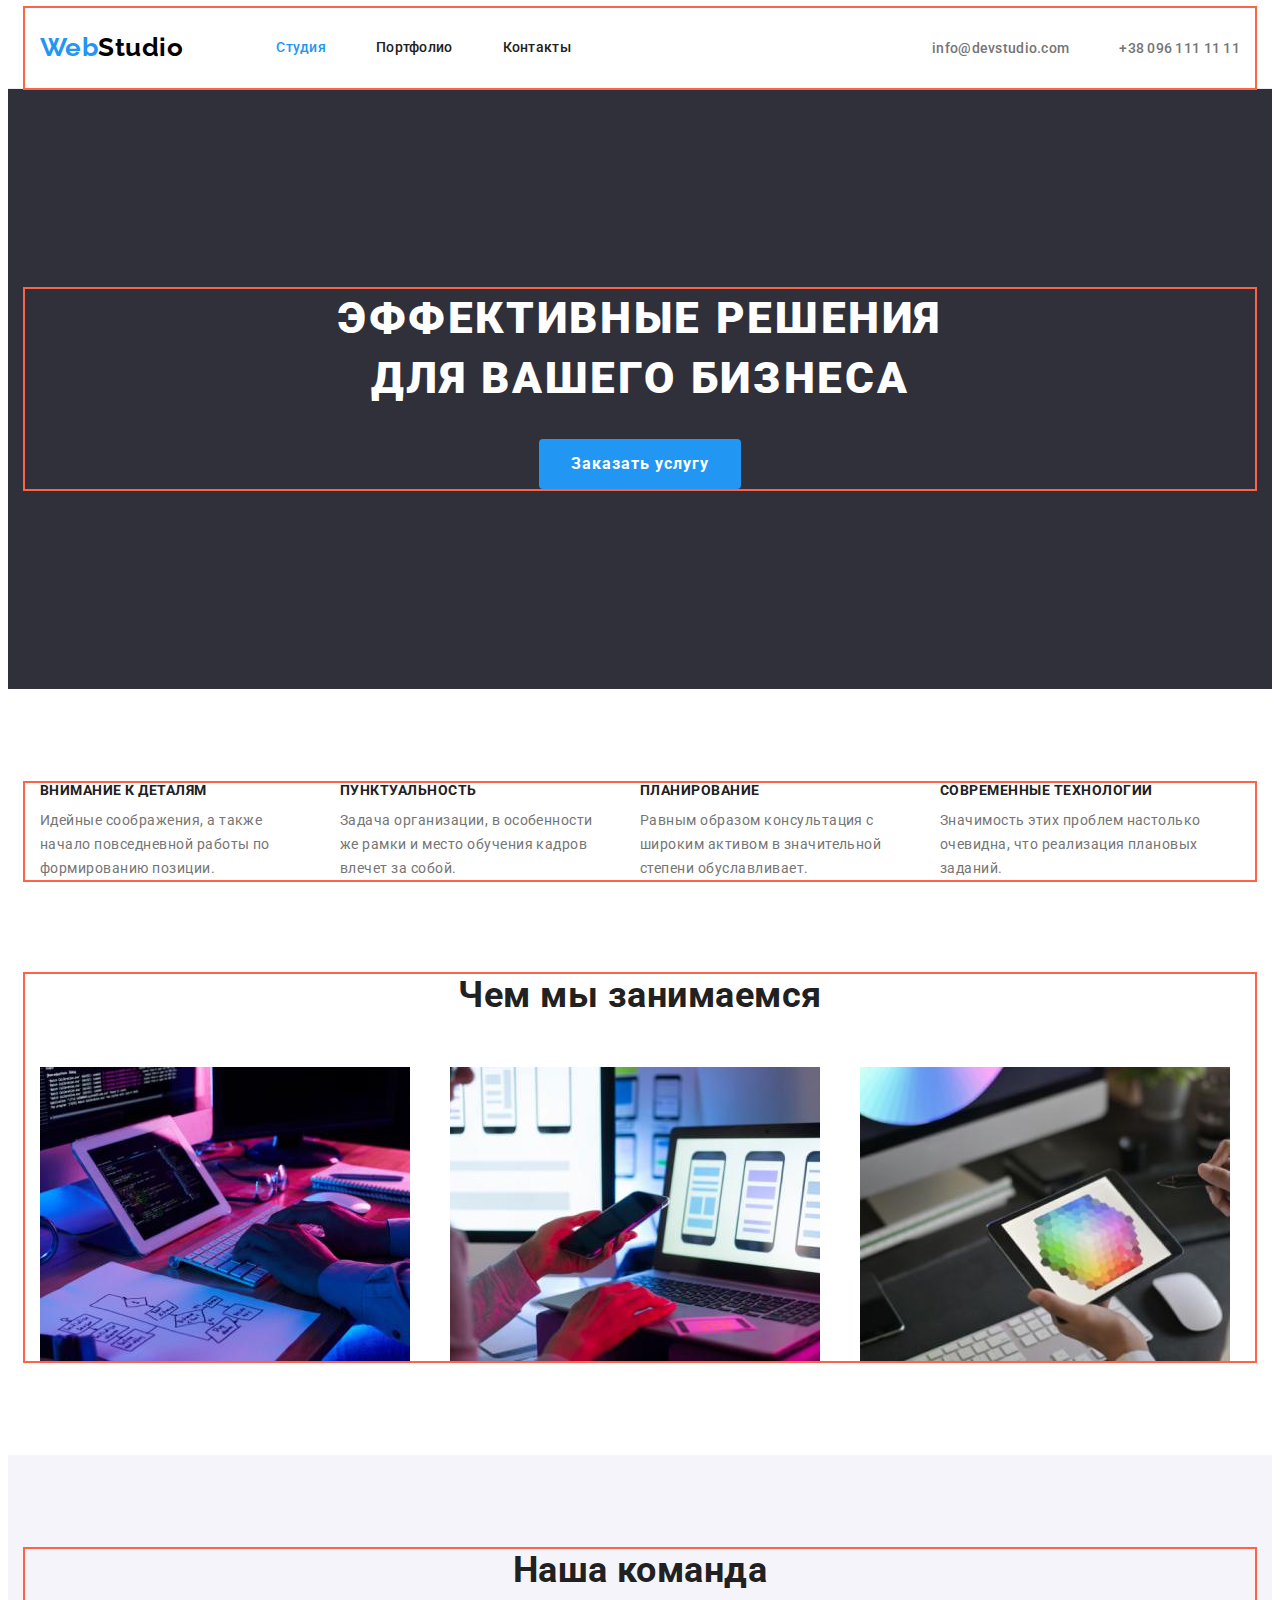
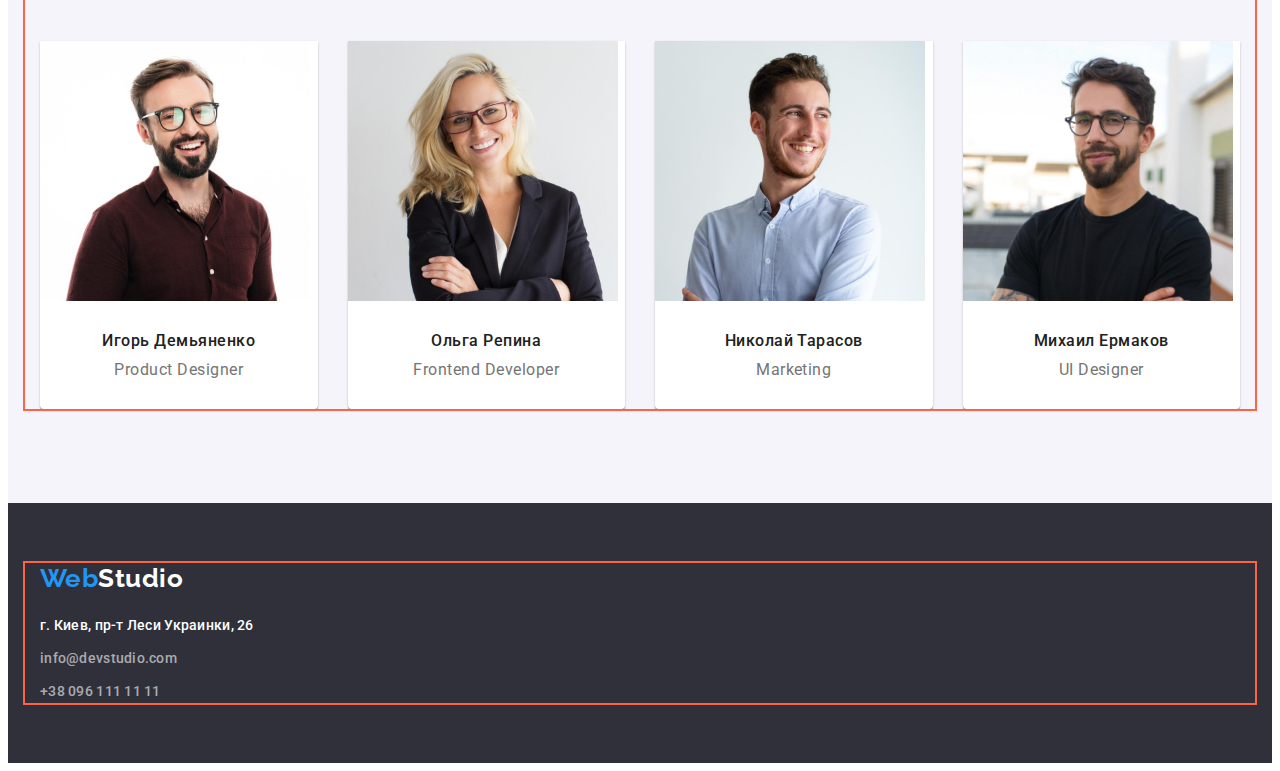
<file: index.html>
<!DOCTYPE html>
<html lang="ru">

<head>
    <meta charset="UTF-8">
    <meta http-equiv="X-UA-Compatible" content="IE=edge">
    <meta name="viewport" content="width=device-width, initial-scale=1.0">
    <title>Студия</title>
    <link rel="preconnect" href="https://fonts.gstatic.com">
    <link href="https://fonts.googleapis.com/css2?family=Raleway:wght@700&family=Roboto:wght@400;500;700;900&display=swap"
          rel="stylesheet">
    <link rel="stylesheet" href="https://cdnjs.cloudflare.com/ajax/libs/modern-normalize/1.0.0/modern-normalize.min.css"
        integrity="sha512-ISS7cAi1PEhQ8jnbJpJZMd29NlhNj4AWYyLOSp2CE/CsHxTCu+r+t0D2yoJudVrd0/8fTVPUVDzY5Tvli75u/g=="
        crossorigin="anonymous" />
    <link rel="stylesheet" href="./css/styles.css">
</head>

<body>

    <!--Шапка сайта-->

    <header class="header">
        <div class="container border-header">
        <nav class="site-nav">
            <a href="./index.html" class="logo accent">Web<span class="logo-title">Studio</span></a>
            <ul class="list navigation">
                <li class="item"><a href="" class="link current">Студия</a></li>
                <li class="item"><a href="./portfolio.html" class="link">Портфолио</a></li>
                <li class="item"><a href="" class="link">Контакты</a></li>
            </ul>
        </nav>
        
        <ul class="site-nav list">
            <li class="item"><a href="mailto:info@devstudio.com" class="contact link">info@devstudio.com</a></li>
            <li class="item"><a href="tel:+380961111111" class="contact link">+38 096 111 11 11</a></li>
        </ul>
        </div>
    </header>

    <main>
        <!--Герой-->
        <section class="hero">
            <div class="container">
              <h1 class="hero-title">Эффективные решения <br> для вашего бизнеса</h1>
              <button type="button" class="button primary">Заказать услугу</button>
            </div>
        </section>

        <!--Особенности-->
        <section class="section about">
            <div class="container">
            <h2  class="title visually-hidden">Наши особенности</h2>
            <ul class="features list">
                <li class="item-about">
                    <h3 class="features-title">Внимание к деталям</h3>
                    <p class="features text">Идейные соображения, а также начало повседневной работы по формированию позиции.</p>
                </li>
                <li class="item-about">
                    <h3 class="features-title">Пунктуальность</h3>
                    <p class="features text">Задача организации, в особенности же рамки и место обучения кадров влечет за собой.</p>
                </li>
                <li class="item-about">
                    <h3 class="features-title">Планирование</h3>
                    <p class="features text">Равным образом консультация с широким активом в значительной степени обуславливает.</p>
                </li>
                <li class="item-about">
                    <h3 class="features-title">Современные технологии</h3>
                    <p class="features text">Значимость этих проблем настолько очевидна, что реализация плановых заданий.</p>
                </li>
            </ul>
            </div>
        </section>

        <!--Чем занимаемся-->
        <section class="section work">
            <div class="container">
            <h2 class="title centered">Чем мы занимаемся</h2>
            <ul class="list work-card">
                <li class="item-work"><img src="./images/about/about-img-1.jpg" alt="программист работает за столом в офисе"
                        width="370" height="294"></li>
                <li class="item-work"><img src="./images/about/about-img-2.jpg"
                        alt="веб-дизайнер разработчик приложений для смартфонов рабочий интерфейс мобильные телефоны"
                        width="370" height="294"></li>
                <li class="item-work"><img src="./images/about/about-img-3.jpg"
                        alt="креативный веб-дизайнер с рабочим выбором цвета графическим планшетом" width="370"
                        height="294"></li>
            </ul>
            </div>
        </section>

        <!--Команда-->
        <section class="section team">
            <div class="container">
            <h2 class="title centered">Наша команда</h2>
            <ul class="list team-location">
                <li class="location"><img class="team-card" src="./images/team/team-card-1-img.jpg" alt="фото члена команды игоря демьяненко"
                        width="270">
                    <div class="container-title-team">
                        <h3 class="description team-title">Игорь Демьяненко</h3>
                        <p lang="en" class="description team-text">Product Designer</p>
                    </div>
                </li>
                <li class="location"><img class="team-card" src="./images/team/team-card-2-img.jpg" alt="фото члена команды ольги репиной" width="270">
                    <div class="container-title-team">
                        <h3 class="description team-title">Ольга Репина</h3>
                        <p lang="en" class="description team-text">Frontend Developer</p>
                    </div>
                </li>
                <li class="location"><img class="team-card" src="./images/team/team-card-3-img.jpg" alt="фото члена команды николая тарасова"
                        width="270">
                    <div class="container-title-team">
                        <h3 class="description team-title">Николай Тарасов</h3>
                        <p lang="en" class="description team-text">Marketing</p>
                    </div>
                </li>
                <li class="location"><img class="team-card" src="./images/team/team-card-4-img.jpg" alt="фото члена команды михаила ермакова"
                        width="270">
                    <div class="container-title-team">
                        <h3 class="description team-title">Михаил Ермаков</h3>
                        <p lang="en" class="description team-text">UI Designer</p>
                    </div>
                </li>
            </ul>
            </div>
        </section>
    </main>

    <!--Футер-->
    <footer class="footer">
        <div class="container">
        <a href="" class="logo accent">Web<span class="logo-title">Studio</span></a>
        <address class="address-contacts">
            <ul class="list contacts">
                <li class="item-address"><a href="https://goo.gl/maps/BCXKGSPmEop6mJhy6" target="_blank" rel="noreferrer noopener" class="address link">г. Киев,
                        пр-т Леси Украинки,
                        26</a></li>
                <li class="item-address"><a href="mailto:info@devstudio.com" class="contact link item">info@devstudio.com</a></li>
                <li class="item-address"><a href="tel:+380961111111" class="contact link">+38 096 111 11 11</a></li>
            </ul>
        </address>
        </div>
    </footer>

</body>

</html>


<!--  -->
</file>
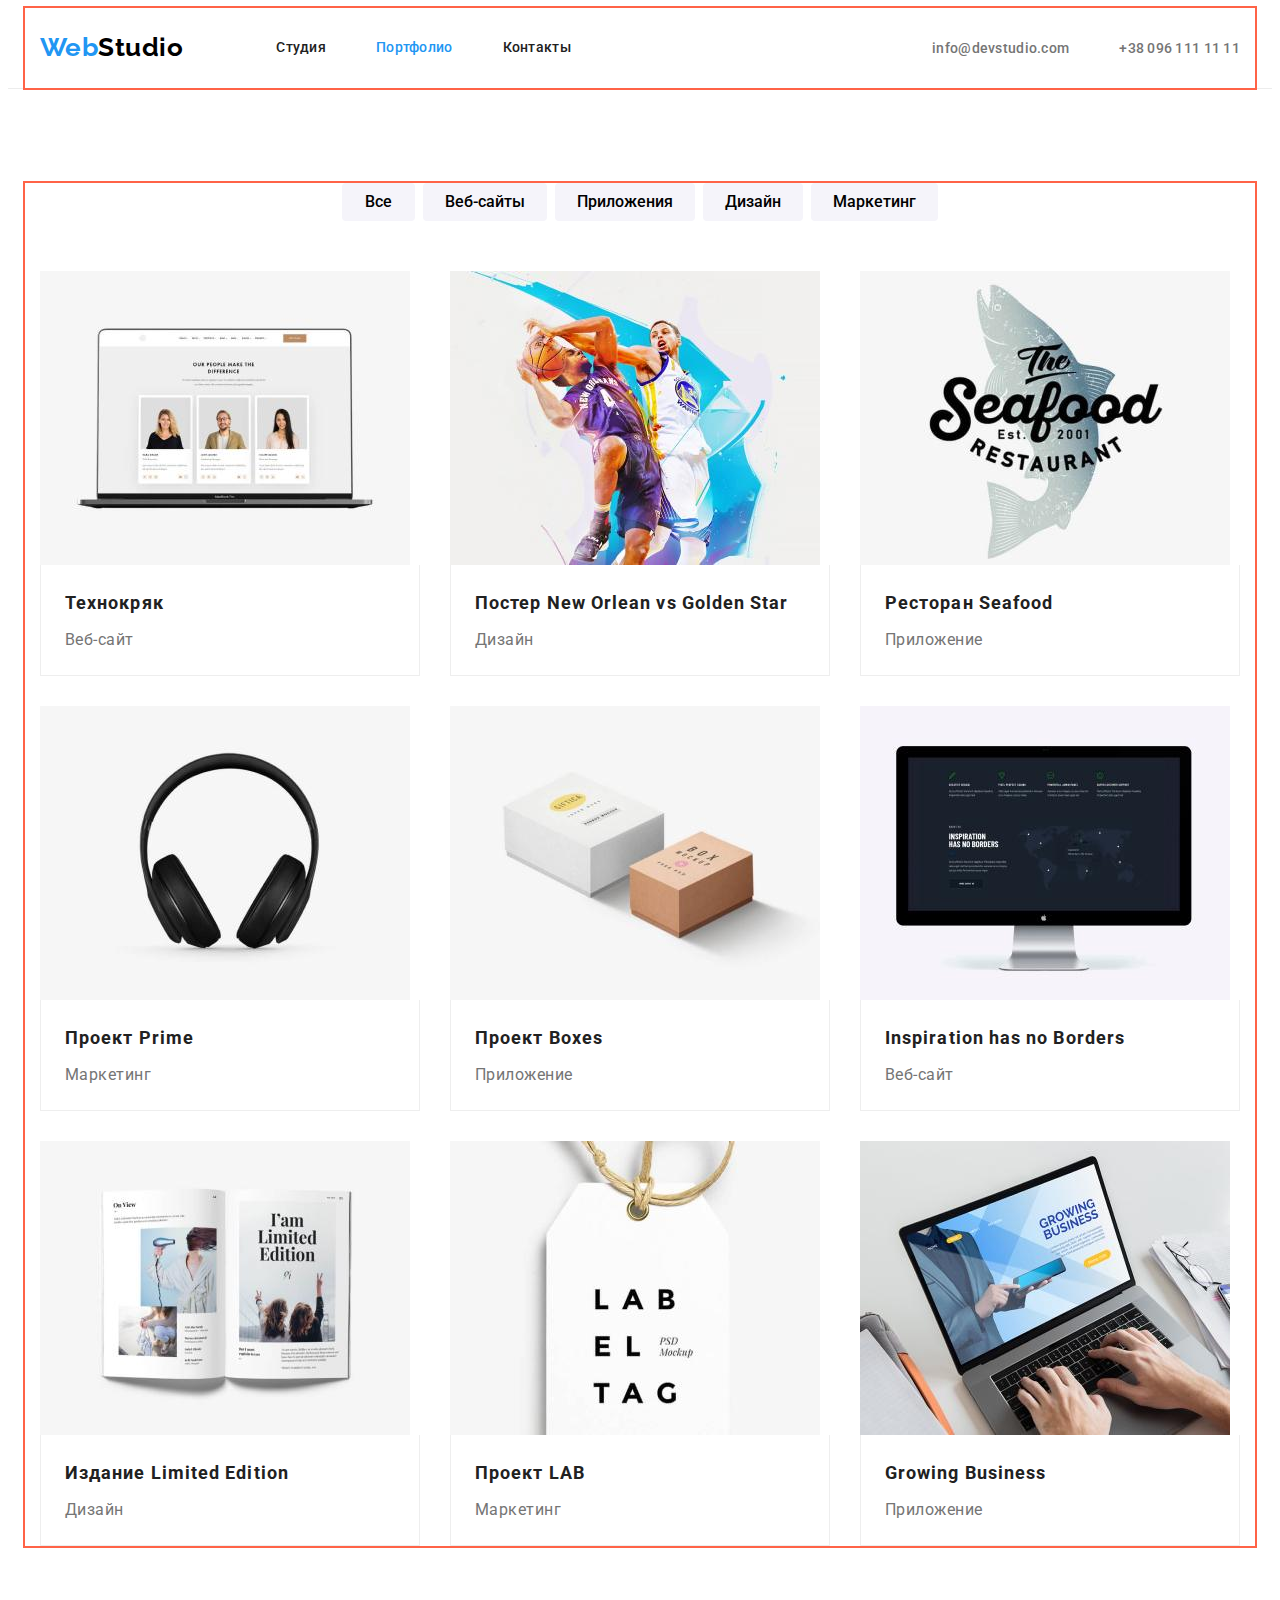
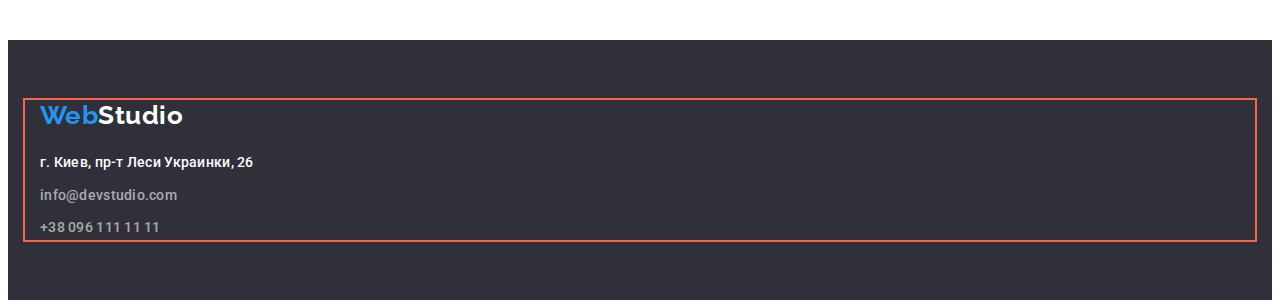
<file: portfolio.html>
<!DOCTYPE html>
<html lang="ru">
<head>
    <meta charset="UTF-8">
    <meta http-equiv="X-UA-Compatible" content="IE=edge">
    <meta name="viewport" content="width=device-width, initial-scale=1.0">
    <title>Портфолио</title>
    <link rel="preconnect" href="https://fonts.gstatic.com">
    <link href="https://fonts.googleapis.com/css2?family=Raleway:wght@700&family=Roboto:wght@400;500;700;900&display=swap"
          rel="stylesheet">
    <link rel="stylesheet" href="https://cdnjs.cloudflare.com/ajax/libs/modern-normalize/1.0.0/modern-normalize.min.css"
      integrity="sha512-ISS7cAi1PEhQ8jnbJpJZMd29NlhNj4AWYyLOSp2CE/CsHxTCu+r+t0D2yoJudVrd0/8fTVPUVDzY5Tvli75u/g=="
      crossorigin="anonymous" />
    <link rel="stylesheet" href="./css/styles.css">
</head>

<body>

    <!--Шапка сайта-->
  <header class="header">
    <div class="container border-header">
    <nav class="site-nav">
        <a href="./index.html" class="logo accent">Web<span class="logo-title">Studio</span></a>
        <ul class="list navigation">
            <li class="item"><a href="./index.html" class="link">Студия</a></li>
            <li class="item"><a href="" class="link current">Портфолио</a></li>
            <li class="item"><a href="" class="link">Контакты</a></li>
        </ul>
    </nav>

    <ul class="site-nav list">
        <li class="item"><a href="mailto:info@devstudio.com" class="contact link">info@devstudio.com</a></li>
        <li class="item"><a href="tel:+380961111111" class="contact link">+38 096 111 11 11</a></li>
    </ul>
    </div>
  </header>

  <main>
    <!--Наши проекты-->
    <section class="section">
      <div class="container">
      <h1 class="project visually-hidden">Проекты</h1>
      <ul class="list button-nav">
        <li class="button-item"><button type="button" class="button secondary">Все</button></li>
        <li class="button-item"><button type="button" class="button secondary">Веб-сайты</button></li>
        <li class="button-item"><button type="button" class="button secondary">Приложения</button></li>
        <li class="button-item"><button type="button" class="button secondary">Дизайн</button></li>
        <li class="button-item"><button type="button" class="button secondary">Маркетинг</button></li>
      </ul>
    
      <ul class="list card-set">
        <li class="item-card">
              <a href="" class="link-project"><img src="./images/projects/img-1.jpg" alt="ноутбук с изображением карточек" width="370" height="294">
              <div class="container-title-project">
                <h2 class="project title">Технокряк</h2>
                <p class="project text">Веб-сайт</p>
              </div>
              </a>
        </li>
        <li class="item-card">
              <a href="" class="link-project"><img src="./images/projects/img-2.jpg" alt="постер изображение футболистов" width="370" height="294">
              <div class="container-title-project">
                <h2 class="project title">Постер New Orlean vs Golden Star</h2>
                <p class="project text">Дизайн</p>
              </div>
              </a>
        </li>
        <li class="item-card">
              <a href="" class="link-project"><img src="./images/projects/img-3.jpg" alt="логотип ресторана" width="370" height="294">
              <div class="container-title-project">
                <h2 class="project title">Ресторан Seafood</h2>
                <p class="project text">Приложение</p>
              </div>
        </li>
        <li class="item-card">
              <a href="" class="link-project"><img src="./images/projects/img-4.jpg" alt="наушники" width="370" height="294"></a>
              <div class="container-title-project">
                <h2 class="project title">Проект Prime</h2>
                <p class="project text">Маркетинг</p>
              </div>
              </a>
        </li>
        <li class="item-card">
              <a href="" class="link-project"><img src="./images/projects/img-5.jpg" alt="коробочки" width="370" height="294">
              <div class="container-title-project">
                <h2 class="project title">Проект Boxes</h2>
                <p class="project text">Приложение</p>
              </div>
              </a>
        </li>
        <li class="item-card">
              <a href="" class="link-project"><img src="./images/projects/img-6.jpg" alt="монитор компьютера" width="370" height="294">
              <div class="container-title-project">
                <h2 lang="en" class="project title">Inspiration has no Borders</h2>
                <p class="project text">Веб-сайт</p>
              </div>
              </a>
        </li>
        <li class="item-card">
              <a href="" class="link-project"><img src="./images/projects/img-7.jpg" alt="раскрытая книга" width="370" height="294">
              <div class="container-title-project">
                <h2 class="project title">Издание Limited Edition</h2>
                <p class="project text">Дизайн</p>
              </div>
              </a>
        </li>
        <li class="item-card">
              <a href="" class="link-project"><img src="./images/projects/img-8.jpg" alt="бирка" width="370" height="294">
              <div class="container-title-project">
                <h2 class="project title">Проект LAB</h2>
                <p class="project text">Маркетинг</p>
              </div>
              </a>
        </li>
        <li class="item-card">
              <a href="" class="link-project"><img src="./images/projects/img-9.jpg" alt="человек за ноутбуком" width="370" height="294">
              <div class="container-title-project">
                <h2 lang="en" class="project title">Growing Business</h2>
                <p class="project text">Приложение</p>
              </div>
              </a>
        </li>
      </ul>
      </div>
    </section>
  </main>

    <!--Футер-->
  <footer class="footer">
    <div class="container">
    <a href="" class="logo accent">Web<span class="logo-title">Studio</span></a>
    <address class="address-contacts">
      <ul class="list contacts">
        <li class="item-address"><a href="https://goo.gl/maps/BCXKGSPmEop6mJhy6" target="_blank" rel="noreferrer noopener" class="address link">г. Киев,
            пр-т Леси Украинки,
            26</a></li>
        <li class="item-address"><a href="mailto:info@devstudio.com" class="contact link item">info@devstudio.com</a></li>
        <li class="item-address"><a href="tel:+380961111111" class="contact link">+38 096 111 11 11</a></li>
      </ul>
    </address>
    </div>
  </footer> 
</body>
</html>
</file>
<file: css/styles.css>
/*цвет основного текста #212121*/
/*вторичный цвет текста #757575*/
/*третья палитра текста rgba(255, 255, 255, 0.6);*/
/*белый #ffffff;*/
/*акцент #2196F3*/
/* вторичный цвет фона  #2F303A*/
/* третья палитра фона #F5F4FA */
/* вторичный цвет основной кнопки #188CE8 */
/* цвет фона под карточками #C4C4C4 */
/* цвет первой тени карточек команды rgba(0, 0, 0, 0.12) */
/* цвет второй тени карточек команды rgba(0, 0, 0, 0.14)*/
/* цвет третьей тени карточек команды rgba(0, 0, 0, 0.2)*/

:root {
  --primary-text-color: #212121;
  --text-color: #757575;
  --white-text-color: #ffffff;
  --accent-color: #2196f3;
  --contact-footer-color: rgba(255, 255, 255, 0.6);
  --text-logo: #000000;

  --primary-background-color: #ffffff;
  --second-background-color: #2f303a;
  --min-background-color: #f5f4fa;
  --btn-hover-bg: #188ce8;

  --header-border: #ececec;
  --card-border: #eeeeee;
  --color-shadow-first: rgba(0, 0, 0, 0.12);
  --color-shadow-second: rgba(0, 0, 0, 0.14);
  --color-shadow-third: rgba(0, 0, 0, 0.2);

  --item-card-gap: 30px;
}

body {
  background-color: var(--primary-background-color);
  color: var(--primary-text-color);

  font-family: 'Roboto', sans-serif;
  letter-spacing: 0.03em;
}

h1,
h2,
h3,
p {
  margin-top: 0;
  margin-bottom: 0;
}

ul {
  margin-top: 0;
  margin-bottom: 0;
  padding-left: 0;
}

img {
  display: block;
  max-width: 100%;
}

.container {
  width: 1200px;
  padding-left: 15px;
  padding-right: 15px;
  margin: 0 auto;
  /* margin-right: auto; */

  outline: 2px solid tomato;
}

.list {
  list-style: none;
}
.link {
  text-decoration: none;
}
/*==========HEADER==========*/
.header {
  border-bottom: 1px solid var(--header-border);
}
/* Navigation */
.logo {
  color: var(--text-logo);

  font-family: 'Raleway', sans-serif;
  font-weight: 700;
  font-size: 26px;
  line-height: 1.2;
  text-decoration: none;
}

.logo.accent {
  color: var(--accent-color);
}

.site-nav {
  display: flex;
  align-items: center;
}

.site-nav .logo-title {
  color: var(--text-logo);
}

.site-nav.list {
  display: flex;
  margin-left: auto;
}

.site-nav.list .item + .item {
  margin-left: 50px;
}

.navigation {
  display: flex;
  margin-left: 93px;
}

.navigation .item + .item {
  margin-left: 50px;
}

.link {
  color: var(--primary-text-color);

  font-weight: 500;
  font-size: 14px;
  line-height: 1.14;
  letter-spacing: 0.02em;
}
.navigation .link {
  display: block;
  padding-top: 32px;
  padding-bottom: 32px;
}

.site-nav .link.current {
  color: var(--accent-color);
}

.link:hover,
:focus {
  color: var(--accent-color);
}
.site-nav .contact {
  color: var(--text-color);
}
.border-header {
  display: flex;
  align-items: center;
}
/*============ END HEADER============*/

/* ==========SECTION=================*/
.section {
  padding-top: 94px;
  padding-bottom: 94px;
}
/* ==========END SECTION=============*/

/*============= HERO===============*/
.hero {
  padding-top: 200px;
  padding-bottom: 200px;

  text-align: center;
  background-color: var(--second-background-color);
  color: var(--white-text-color);
}
.hero-title {
  margin-bottom: 30px;

  font-weight: 900;
  font-size: 44px;
  line-height: 1.36;
  text-align: center;
  letter-spacing: 0.06em;
  text-transform: uppercase;
}
/*========== END HERO==========*/

/*========== BUTTON==========*/
.button {
  font-family: 'Roboto', sans-serif;

  border: none;
  border-radius: 4px;

  background-color: var(--min-background-color);
  cursor: pointer;
}
.button.primary {
  min-width: 200px;
  padding: 10px 32px;

  background-color: var(--accent-color);
  color: var(--white-text-color);

  font-weight: 700;
  font-size: 16px;
  line-height: 1.88;
  letter-spacing: 0.06em;
}

.button.secondary {
  min-width: 73px;
  padding: 6px 22px;

  font-weight: 500;
  font-size: 16px;
  line-height: 1.62;
}

.button.primary:hover,
.button.primary:focus {
  background-color: var(--btn-hover-bg);
}
.button:hover,
.button:focus {
  background-color: var(--accent-color);
  color: var(--white-text-color);
}
.button-nav {
  display: flex;
  justify-content: center;
  margin-bottom: 50px;
}

.button-nav .button-item + .button-item {
  margin-left: 8px;
}
/*========== END BUTTON==========*/

/*========== HIDDEN==============*/
.visually-hidden {
  position: absolute;
  width: 1px;
  height: 1px;
  margin: -1px;
  border: 0;
  padding: 0;

  white-space: nowrap;
  clip-path: inset(100%);
  clip: rect(0 0 0 0);
  overflow: hidden;
}
/*========== END HIDDEN==============*/

/*========== SECTION ABOUT==========*/
.section.about {
  padding-bottom: 47px;
}
.title {
  margin-bottom: 50px;

  font-size: 36px;
  line-height: 1.17;
}

.title.centered {
  text-align: center;
}

.features {
  display: flex;
}

.item-about {
  width: 270px;
}

.features .item-about + .item-about {
  margin-left: 30px;
}

.features-title {
  margin-bottom: 10px;

  font-size: 14px;
  line-height: 1.14;
  text-transform: uppercase;
}
.text {
  color: var(--text-color);
}
.features.text {
  font-size: 14px;
  line-height: 1.71;
}
/*==========  END SECTION ABOUT==========*/

/* ============ WORK===================== */

.section.work {
  padding-top: 47px;
}

.work-card {
  display: flex;
  flex-wrap: wrap;
  margin-left: calc(-1 * var(--item-card-gap));
  margin-top: calc(-1 * var(--item-card-gap));
}

.item-work {
  flex-basis: calc(100% / 3 - var(--item-card-gap));
  margin-left: var(--item-card-gap);
  margin-top: var(--item-card-gap);
}
/* ============ END WORK=========== */

/*========== SECTION TEAM==========*/

.section.team {
  background-color: var(--min-background-color);
}

.team-location {
  display: flex;
  flex-wrap: wrap;
  margin-left: calc(-1 * var(--item-card-gap));
  margin-top: calc(-1 * var(--item-card-gap));
}

.location {
  flex-basis: calc(100% / 4 - var(--item-card-gap));
  margin-left: var(--item-card-gap);
  margin-top: var(--item-card-gap);

  width: 270px;
  box-shadow: 0px 1px 3px var(--color-shadow-first), 0px 1px 1px var(--color-shadow-second),
    0px 2px 1px var(--color-shadow-third);
  border-radius: 0px 0px 4px 4px;
  /* overflow: hidden; */

  background-color: var(--white-text-color);
}

/* .team-card {
  margin-bottom: 30px;
} */

.container-title-team {
  text-align: center;
  padding: 30px 10px;
}

.description {
  font-size: 16px;
  line-height: 1.19;
}

.team-title {
  margin-bottom: 10px;

  font-weight: 500;
}

.team-text {
  color: var(--text-color);
}
/*========== END SECTION TEAM==========*/

/*========== SECTION PROJECT==========*/

.link-project {
  display: block;

  text-decoration: none;
}

.container-title-project {
  padding: 20px 24px;
}

.project.title {
  margin-bottom: 4px;

  font-size: 18px;
  line-height: 2;
  letter-spacing: 0.06em;

  color: var(--primary-text-color);
}

.project.text {
  font-size: 16px;
  line-height: 1.87;
}
/*========== END SECTION PROJECT==========*/

/* ==== CONTAINER CARD-SET ===== */
.card-set {
  display: flex;
  flex-wrap: wrap;

  margin-left: calc(-1 * var(--item-card-gap));
  margin-top: calc(-1 * var(--item-card-gap));
}

.item-card {
  flex-basis: calc((100% - 3 * var(--item-card-gap)) / 3);
  margin-left: var(--item-card-gap);
  margin-top: var(--item-card-gap);
}

.container-title-project {
  border: 1px solid var(--card-border);
  border-top: none;
}
/* == END CONTAINER CARD-SET === */

/*========== FOOTER==============*/
.footer {
  padding-top: 60px;
  padding-bottom: 60px;

  background-color: var(--second-background-color);
}

.footer .logo-title {
  color: var(--white-text-color);
}
.footer .address {
  color: var(--white-text-color);
}

.address:hover,
.address:focus {
  color: var(--accent-color);
}
.contact:hover,
.contact:focus {
  color: var(--accent-color);
}
.contacts {
  font-style: normal;
  font-size: 14px;
  line-height: 1.7;
}

.address-contacts {
  margin-top: 20px;
}

.item-address:nth-last-child(-n + 2) {
  display: block;
  margin-top: 9px;
}

.contact {
  color: var(--contact-footer-color);
}
/*========== END FOOTER==========*/

/* == */
</file>
